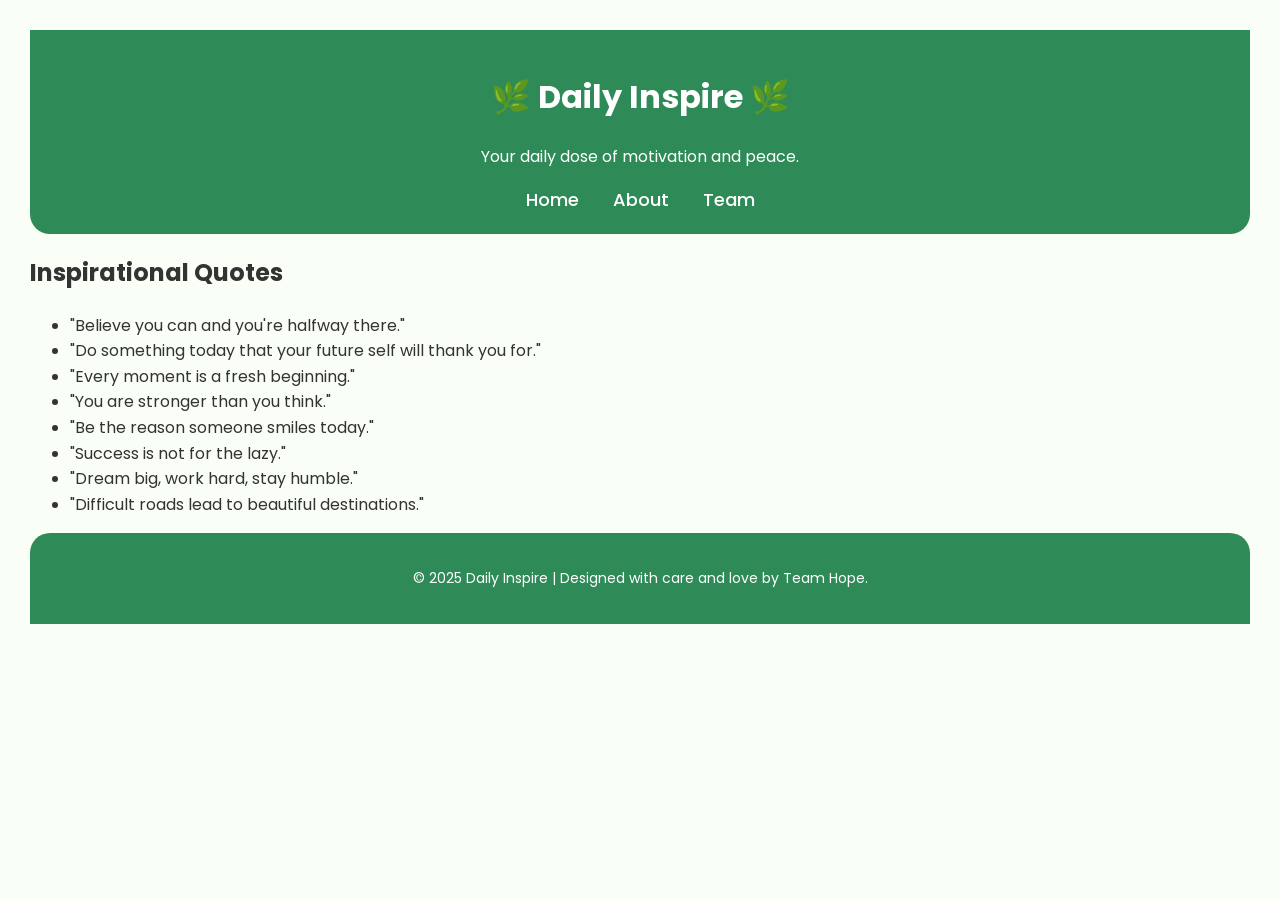
<file: index.html>
<!DOCTYPE html>
<html lang="en">
<head>
    <meta charset="UTF-8">
    <meta name="viewport" content="width=device-width, initial-scale=1.0">
    <title>Daily Inspire - Home</title>
    <link rel="stylesheet" href="style.css">
</head>
<body>

    <!-- Header -->
    <header>
        <h1>🌿 Daily Inspire 🌿</h1>
        <p>Your daily dose of motivation and peace.</p>
        <nav>
            <ul>
                <li><a href="index.html">Home</a></li>
                <li><a href="about.html">About</a></li>
                <li><a href="team.html">Team</a></li>
            </ul>
        </nav>
    </header>

    <!-- Main Content -->
    <main>
        <section id="quotes">
            <h2>Inspirational Quotes</h2>
            <ul>
                <li>"Believe you can and you're halfway there."</li>
                <li>"Do something today that your future self will thank you for."</li>
                <li>"Every moment is a fresh beginning."</li>
                <li>"You are stronger than you think."</li>
                <li>"Be the reason someone smiles today."</li>
                <li>"Success is not for the lazy."</li>
                <li>"Dream big, work hard, stay humble."</li>
                <li>"Difficult roads lead to beautiful destinations."</li>
            </ul>
        </section>
    </main>

    <!-- Footer -->
    <footer>
        <p>&copy; 2025 Daily Inspire | Designed with care and love by Team Hope.</p>
    </footer>

</body>
</html>
</file>
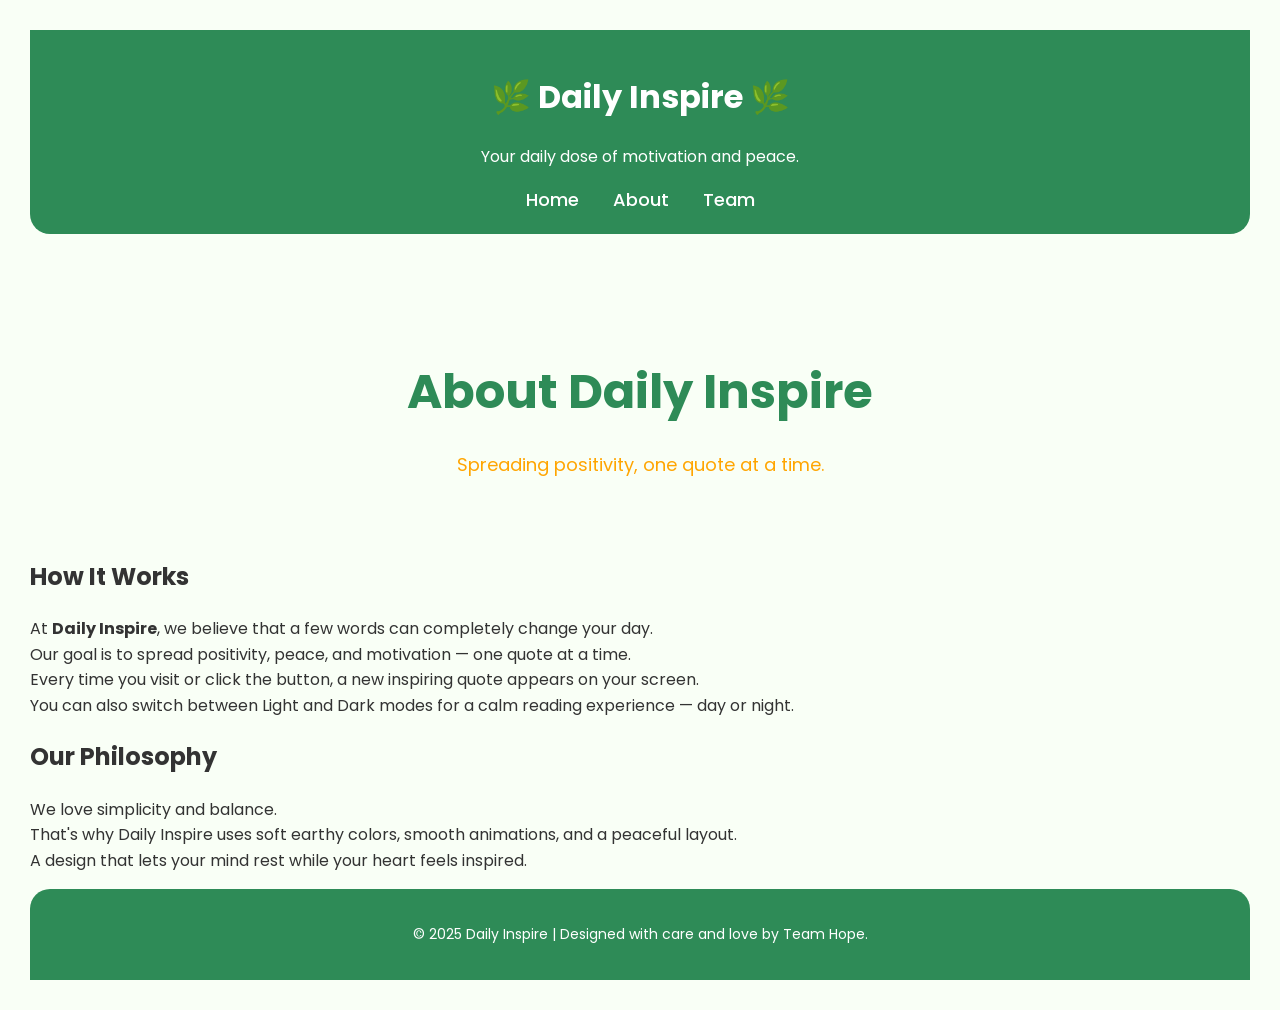
<file: about.html>
<!DOCTYPE html>
<html lang="en">
<head>
    <meta charset="UTF-8">
    <meta name="viewport" content="width=device-width, initial-scale=1.0">
    <title>Daily Inspire - About</title>
    <link rel="stylesheet" href="style.css">
</head>
<body>

    <!-- Header -->
    <header>
        <h1>🌿 Daily Inspire 🌿</h1>
        <p>Your daily dose of motivation and peace.</p>
        <nav>
            <ul>
                <li><a href="index.html">Home</a></li>
                <li><a href="about.html">About</a></li>
                <li><a href="team.html">Team</a></li>
            </ul>
        </nav>
    </header>

    <!-- Main Content -->
    <main>
        <section class="title-section">
            <h1>About Daily Inspire</h1>
            <p>Spreading positivity, one quote at a time.</p>
        </section>

        <section>
            <h2>How It Works</h2>
            <p>
                At <strong>Daily Inspire</strong>, we believe that a few words can completely change your day.<br>
                Our goal is to spread positivity, peace, and motivation — one quote at a time.<br>
                Every time you visit or click the button, a new inspiring quote appears on your screen.<br>
                You can also switch between Light and Dark modes for a calm reading experience — day or night.
            </p>
        </section>

        <section>
            <h2>Our Philosophy</h2>
            <p>
                We love simplicity and balance.<br>
                That's why Daily Inspire uses soft earthy colors, smooth animations, and a peaceful layout.<br>
                A design that lets your mind rest while your heart feels inspired.
            </p>
        </section>
    </main>

    <!-- Footer -->
    <footer>
        <p>&copy; 2025 Daily Inspire | Designed with care and love by Team Hope.</p>
    </footer>

</body>
</html>
</file>
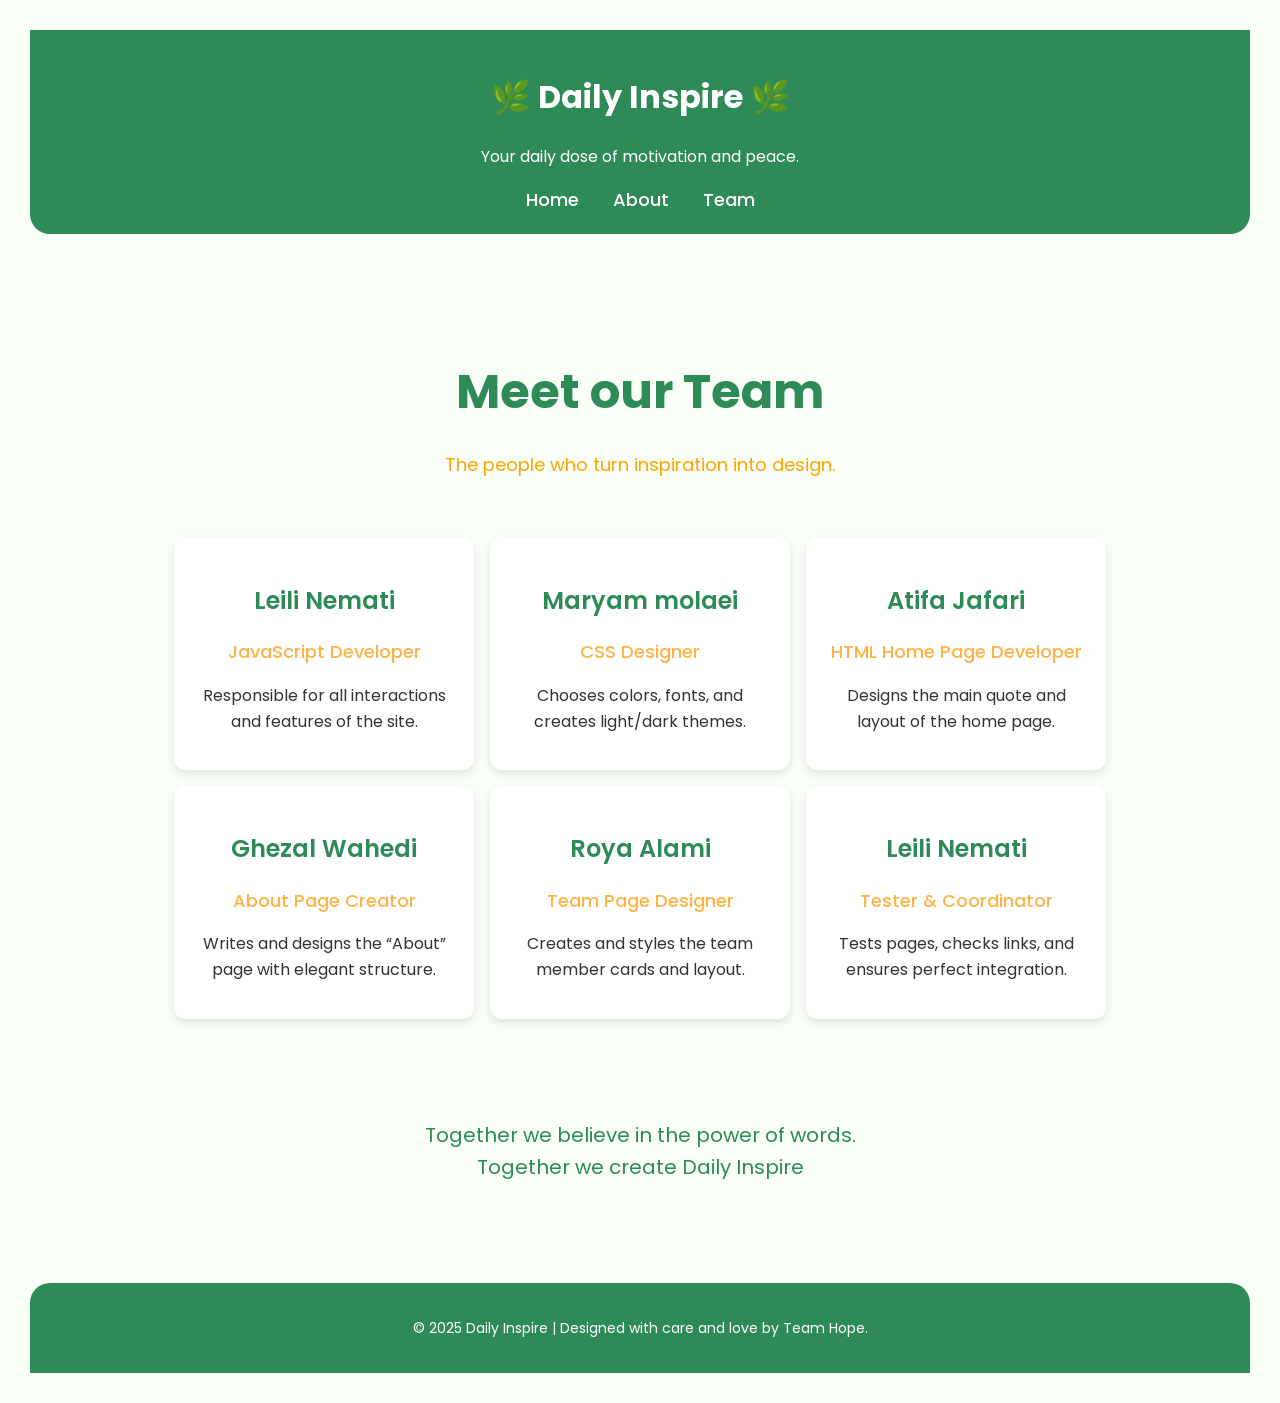
<file: team.html>
<!DOCTYPE html>
<html lang="en">
<head>
    <meta charset="UTF-8">
    <meta name="viewport" content="width=device-width, initial-scale=1.0">
    <title>Daily Inspire - Team</title>
    <link rel="stylesheet" href="style.css">
</head>
<body>

    <!-- Header -->
    <header>
        <h1>🌿 Daily Inspire 🌿</h1>
        <p>Your daily dose of motivation and peace.</p>
        <nav>
            <ul>
                <li><a href="index.html">Home</a></li>
                <li><a href="about.html">About</a></li>
                <li><a href="team.html">Team</a></li>
            </ul>
        </nav>
    </header>

    <!-- Main Content -->
    <main>
        <section class="title-section">
            <h1>Meet our Team</h1>
            <p>The people who turn inspiration into design.</p>
        </section>
        
        <section class="team-section">
            <div class="team-card">
                <h3>Leili Nemati</h3>
                <p class="role">JavaScript Developer</p>
                <p class="desc">Responsible for all interactions and features of the site.</p>
            </div>

            <div class="team-card">
                <h3>Maryam molaei</h3>
                <p class="role">CSS Designer</p>
                <p class="desc">Chooses colors, fonts, and creates light/dark themes.</p>
            </div>

            <div class="team-card">
                <h3>Atifa Jafari</h3>
                <p class="role">HTML Home Page Developer</p>
                <p class="desc">Designs the main quote and layout of the home page.</p>
            </div>

            <div class="team-card">
                <h3>Ghezal Wahedi</h3>
                <p class="role">About Page Creator</p>
                <p class="desc">Writes and designs the “About” page with elegant structure.</p>
            </div>

            <div class="team-card">
                <h3>Roya Alami</h3>
                <p class="role">Team Page Designer</p>
                <p class="desc">Creates and styles the team member cards and layout.</p>
            </div>

            <div class="team-card">
                <h3>Leili Nemati</h3>
                <p class="role">Tester & Coordinator</p>
                <p class="desc">Tests pages, checks links, and ensures perfect integration.</p>
            </div>
        </section>

        <section class="text-section">
            <p>Together we believe in the power of words.<br>
               Together we create Daily Inspire</p>
        </section>
    </main>

    <!-- Footer -->
    <footer>
        <p>&copy; 2025 Daily Inspire | Designed with care and love by Team Hope.</p>
    </footer>

</body>
</html>
</file>
<file: style.css>
@import url('https://fonts.googleapis.com/css2?family=Poppins:wght@300;400;500;600;700&display=swap');

body {
  font-family: "Poppins", sans-serif;
  background-color: #F9FFF6; 
  color: #333333; 
  margin: 20px;
  padding: 10px;
  line-height: 1.6;
}

@media (prefers-color-scheme: dark) {
  body {
    background-color: #1C2A23; 
    color: #E6E6E6; 
  }
}

/* Header */
header {
  background-color: #2E8B57; 
  padding: 20px 0;
  text-align: center;
  color: white;
  border-bottom-left-radius: 20px;
  border-bottom-right-radius: 20px;
}

nav ul {
  list-style: none;
  margin: 0;
  padding: 0;
  text-align: center;
}

nav li {
  display: inline-block;
  margin: 0 15px;
}

nav a {
  color: white;
  text-decoration: none;
  font-weight: 500;
  font-size: 18px;
}

nav a:hover {
  color: #A3D977;
}

/* Title Section */
.title-section {
  text-align: center;
  padding: 80px 20px 40px;
}

.title-section h1 {
  font-size: 48px;
  font-weight: 700;
  color: #2E8B57;
  margin-bottom: 20px;
}

.title-section p {
  font-size: 18px;
  color: orange;
}

/* Team Section */
.team-section {
  display: flex;
  flex-wrap: wrap;
  justify-content: center;
  gap: 16px;
  padding: 0 20px 80px;
}

.team-card {
  background-color: white;
  width: 260px;
  padding: 20px;
  text-align: center;
  border-radius: 12px;
  box-shadow: 0 4px 8px rgba(0,0,0,0.1);
}

.team-card h3 {
  color: #2E8B57;
  font-size: 24px;
  font-weight: 600;
  margin-bottom: 10px;
}

.team-card .role {
  color: #FFB347;
  font-size: 18px;
  font-weight: 500;
  margin-bottom: 10px;
}

.team-card .desc {
  font-size: 16px;
  color: #333333;
}

/* Text Section */
.text-section {
  text-align: center;
  font-size: 20px;
  padding-bottom: 80px;
  color: #2E8B57;
}

/* Footer */
footer {
  background-color: #2E8B57;
  color: white;
  text-align: center;
  padding: 20px;
  font-size: 14px;
  border-top-left-radius: 20px;
  border-top-right-radius: 20px;
}
</file>
